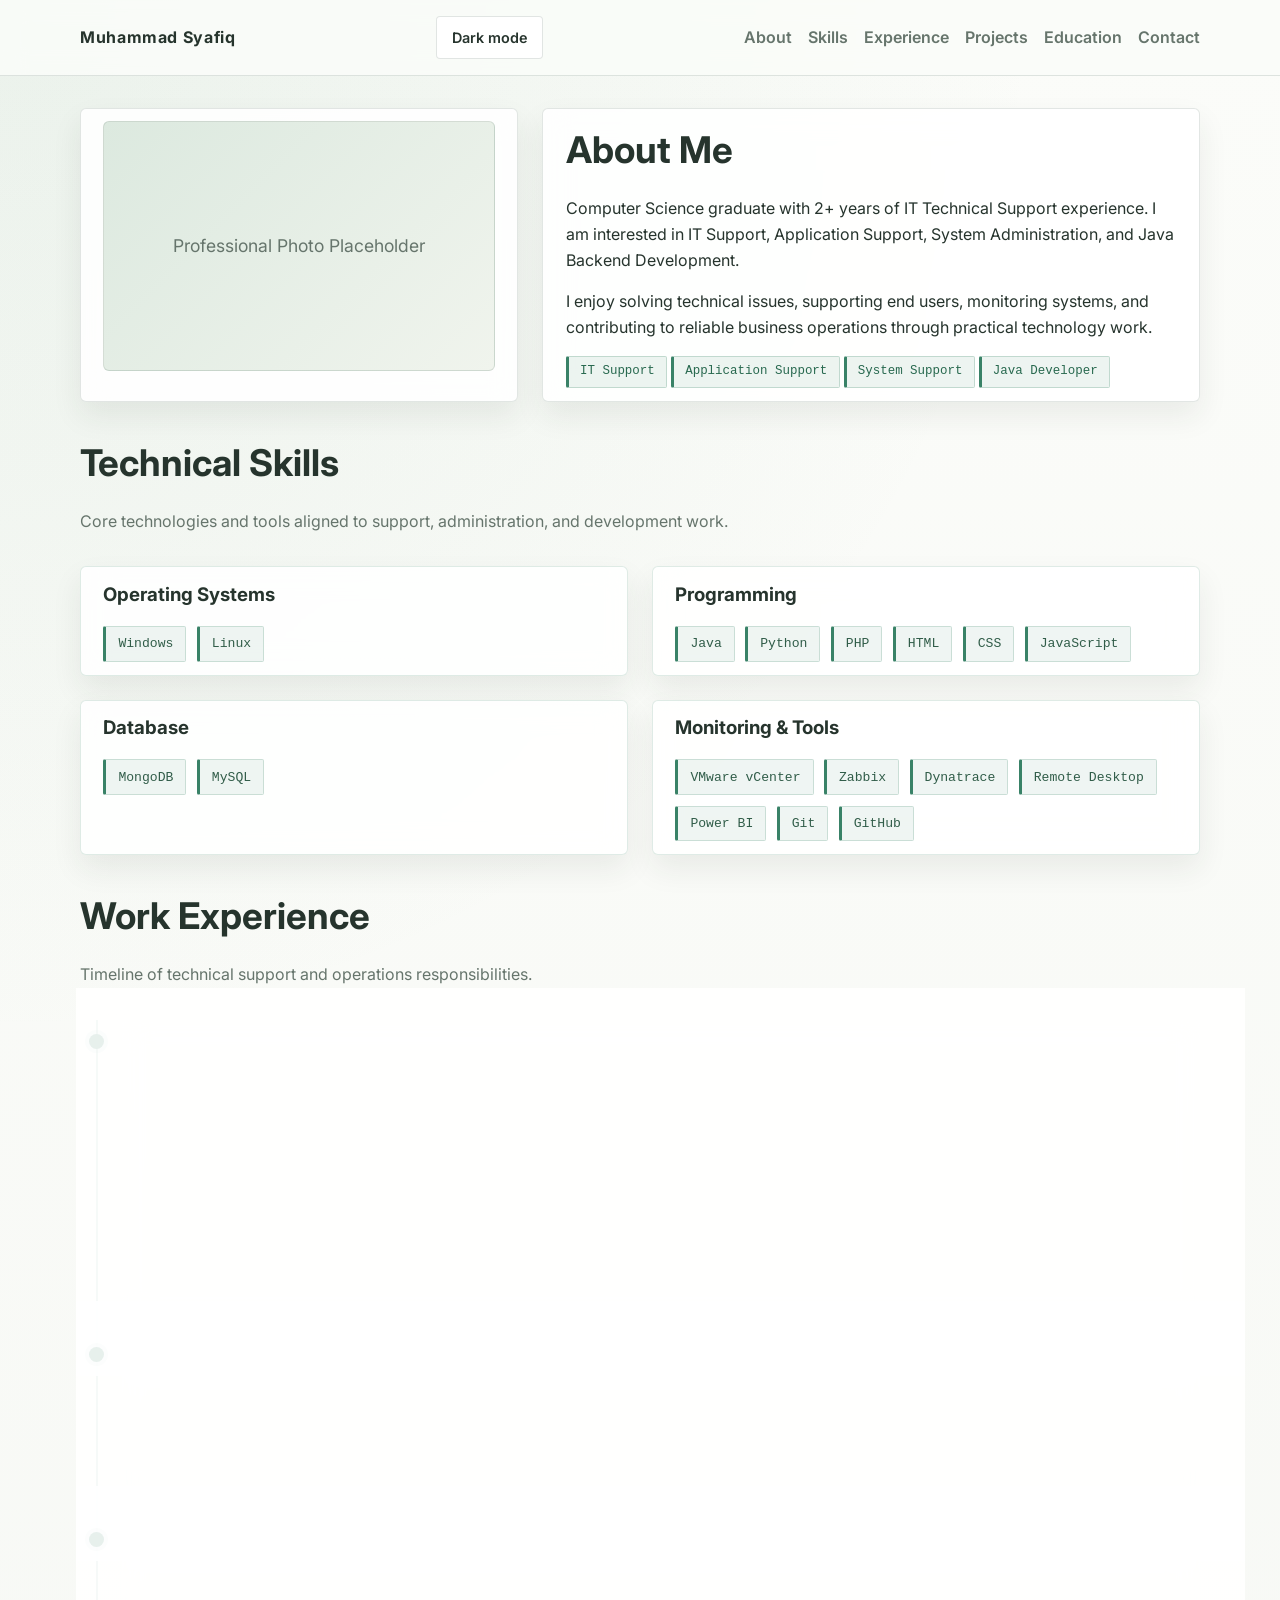
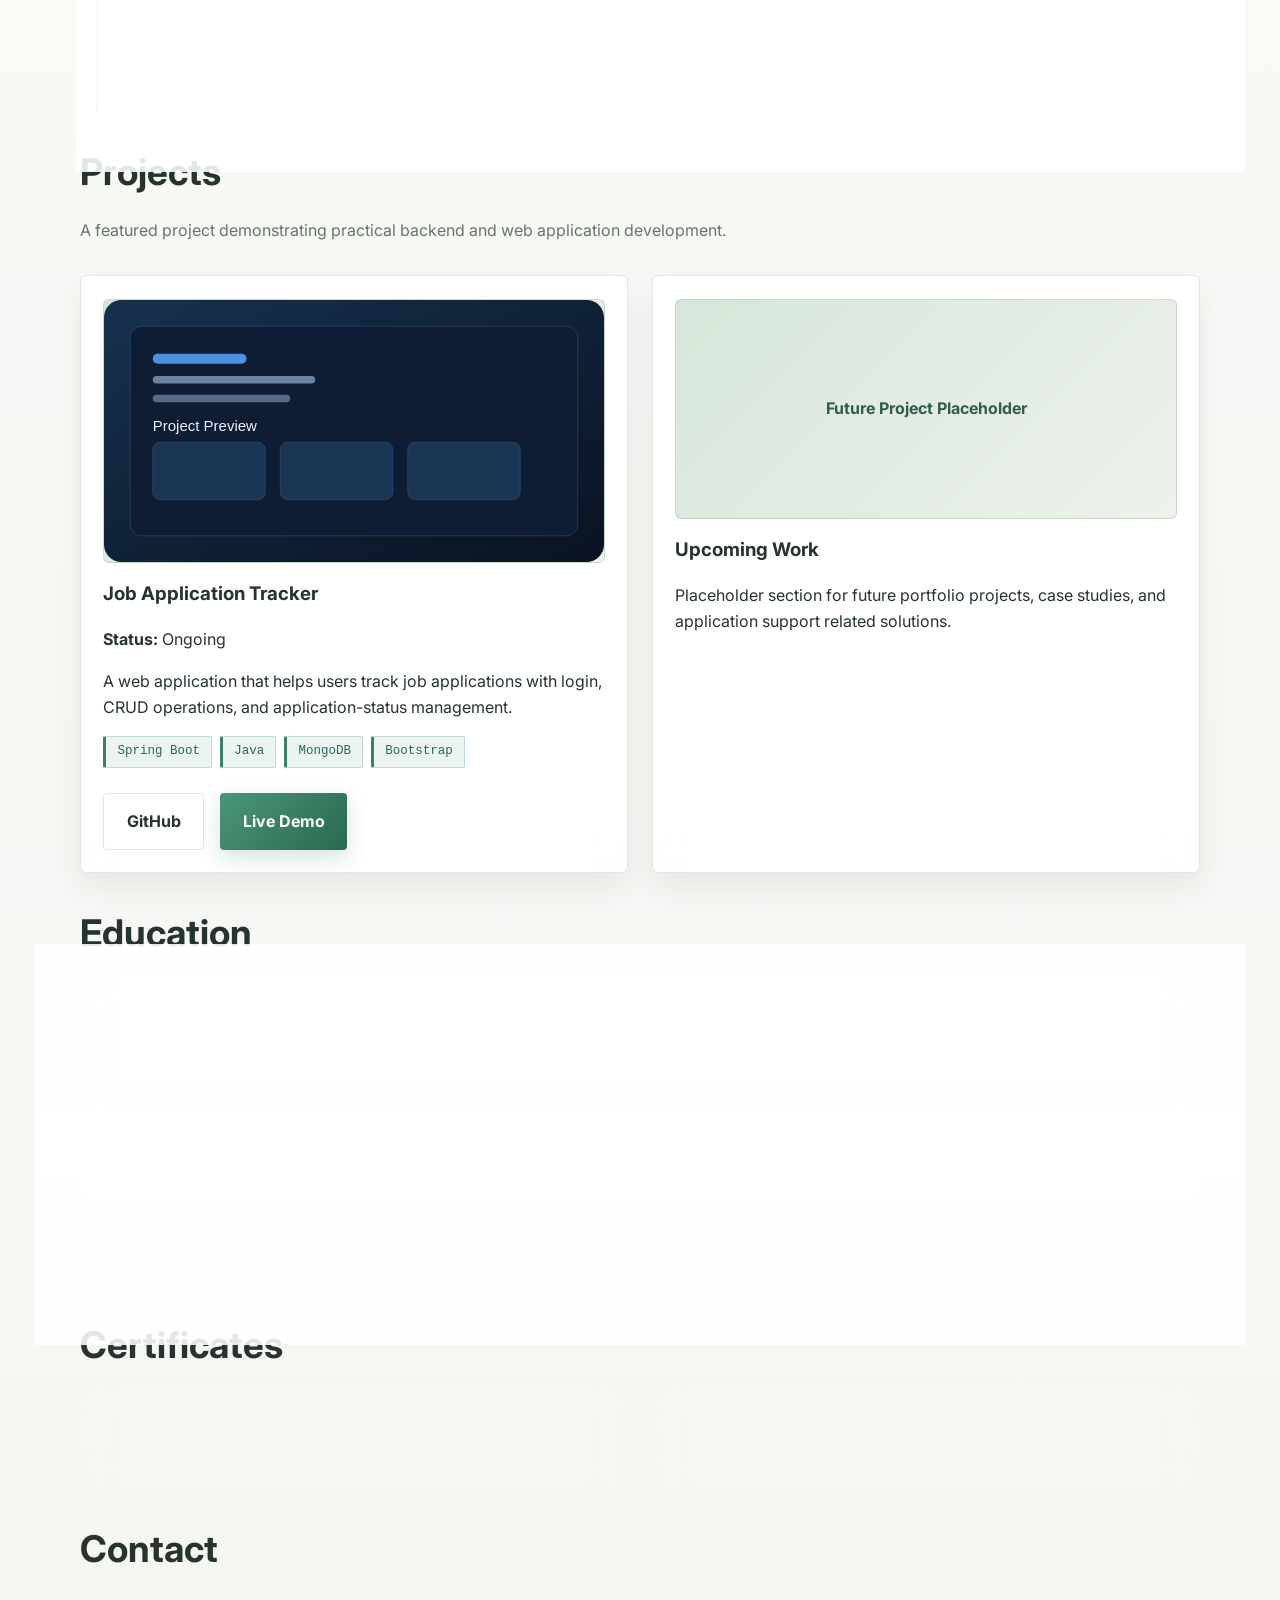
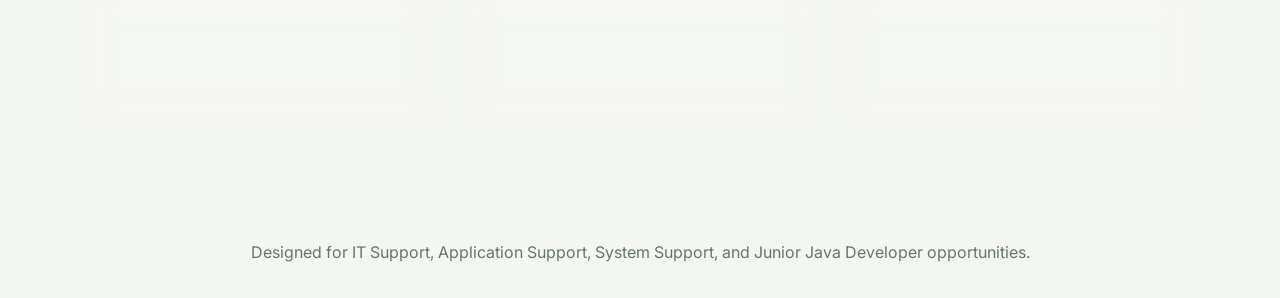
<file: index.html>
<!DOCTYPE html>
<html lang="en">
<head>
    <meta charset="UTF-8">
    <meta name="viewport" content="width=device-width, initial-scale=1.0">
    <meta http-equiv="refresh" content="0; url=myportfolio.html">
    <meta name="description" content="Muhammad Syafiq's IT support and software development portfolio.">
    <title>Muhammad Syafiq | Portfolio</title>
    <link rel="canonical" href="myportfolio.html">
    <script>
        window.location.replace("myportfolio.html");
    </script>
</head>
<body>
    <p>Opening the portfolio… <a href="myportfolio.html">Continue to Muhammad Syafiq's portfolio</a>.</p>
</body>
</html>
</file>
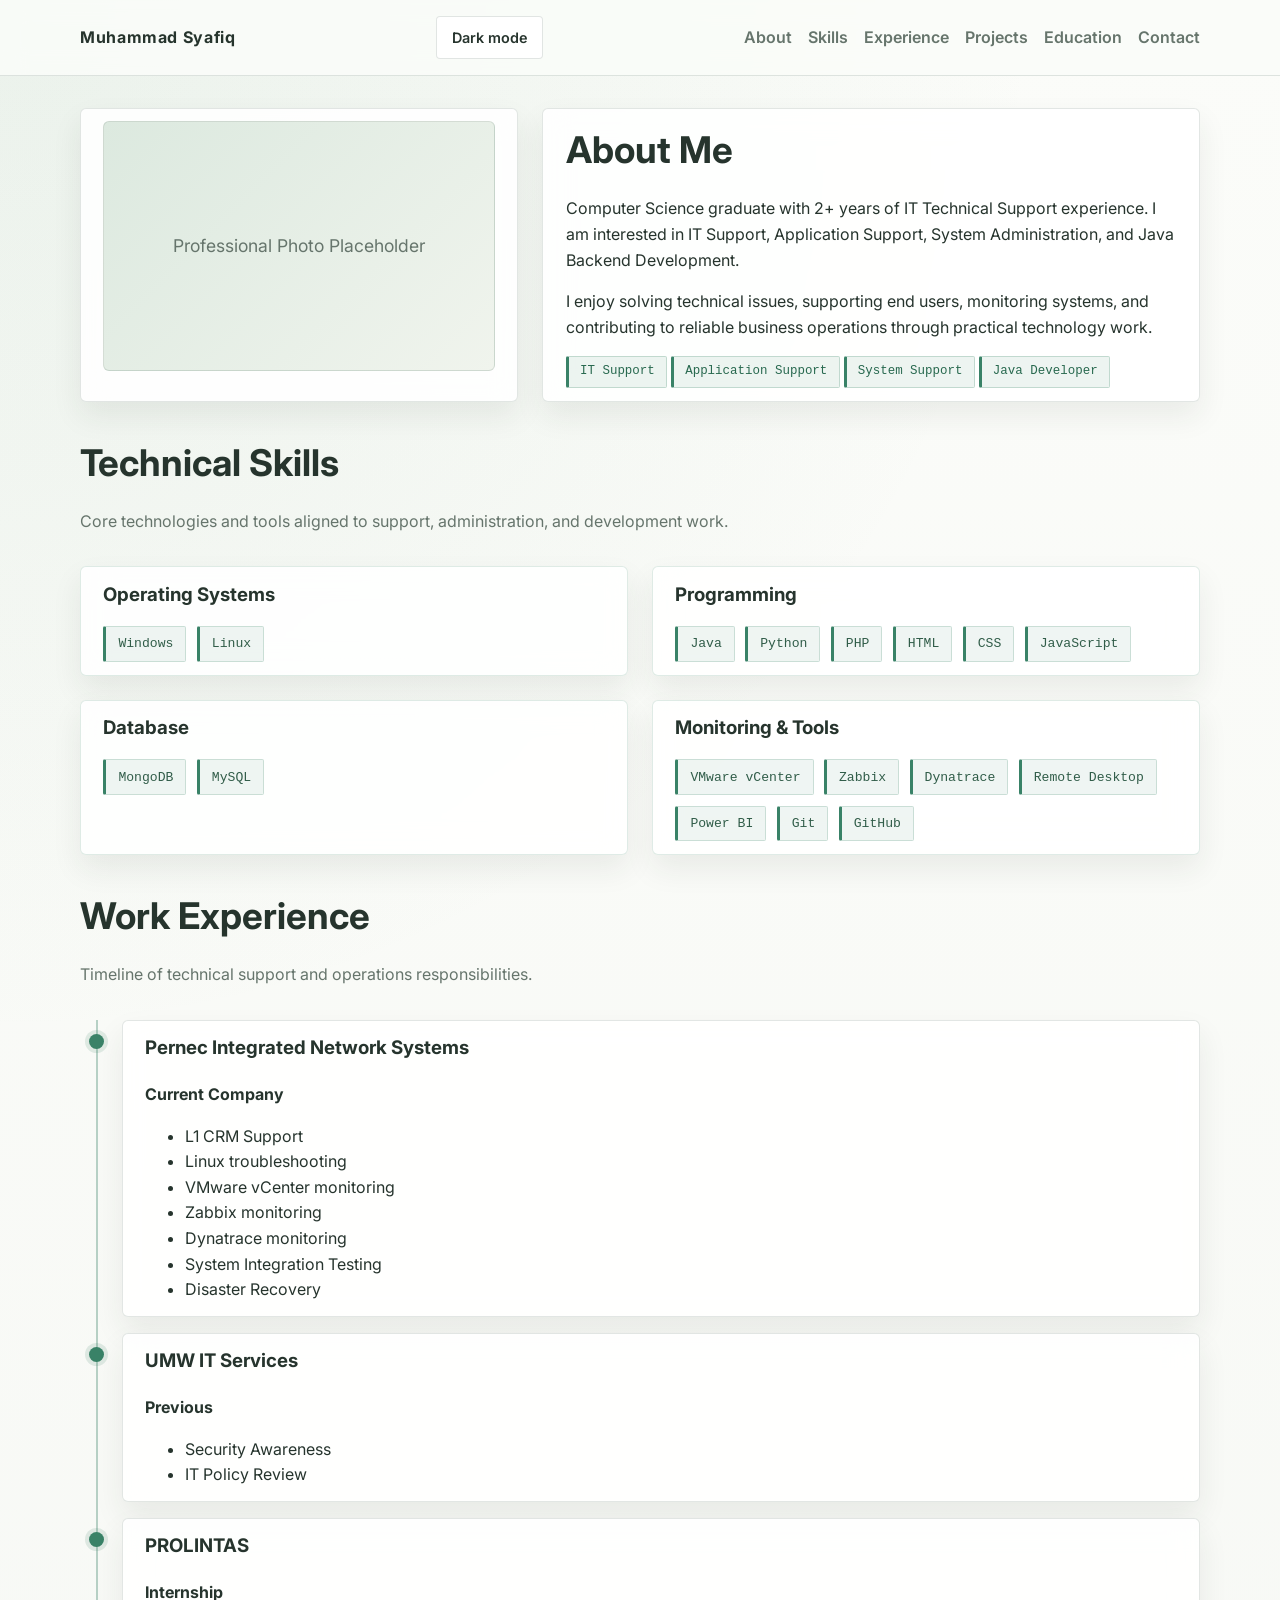
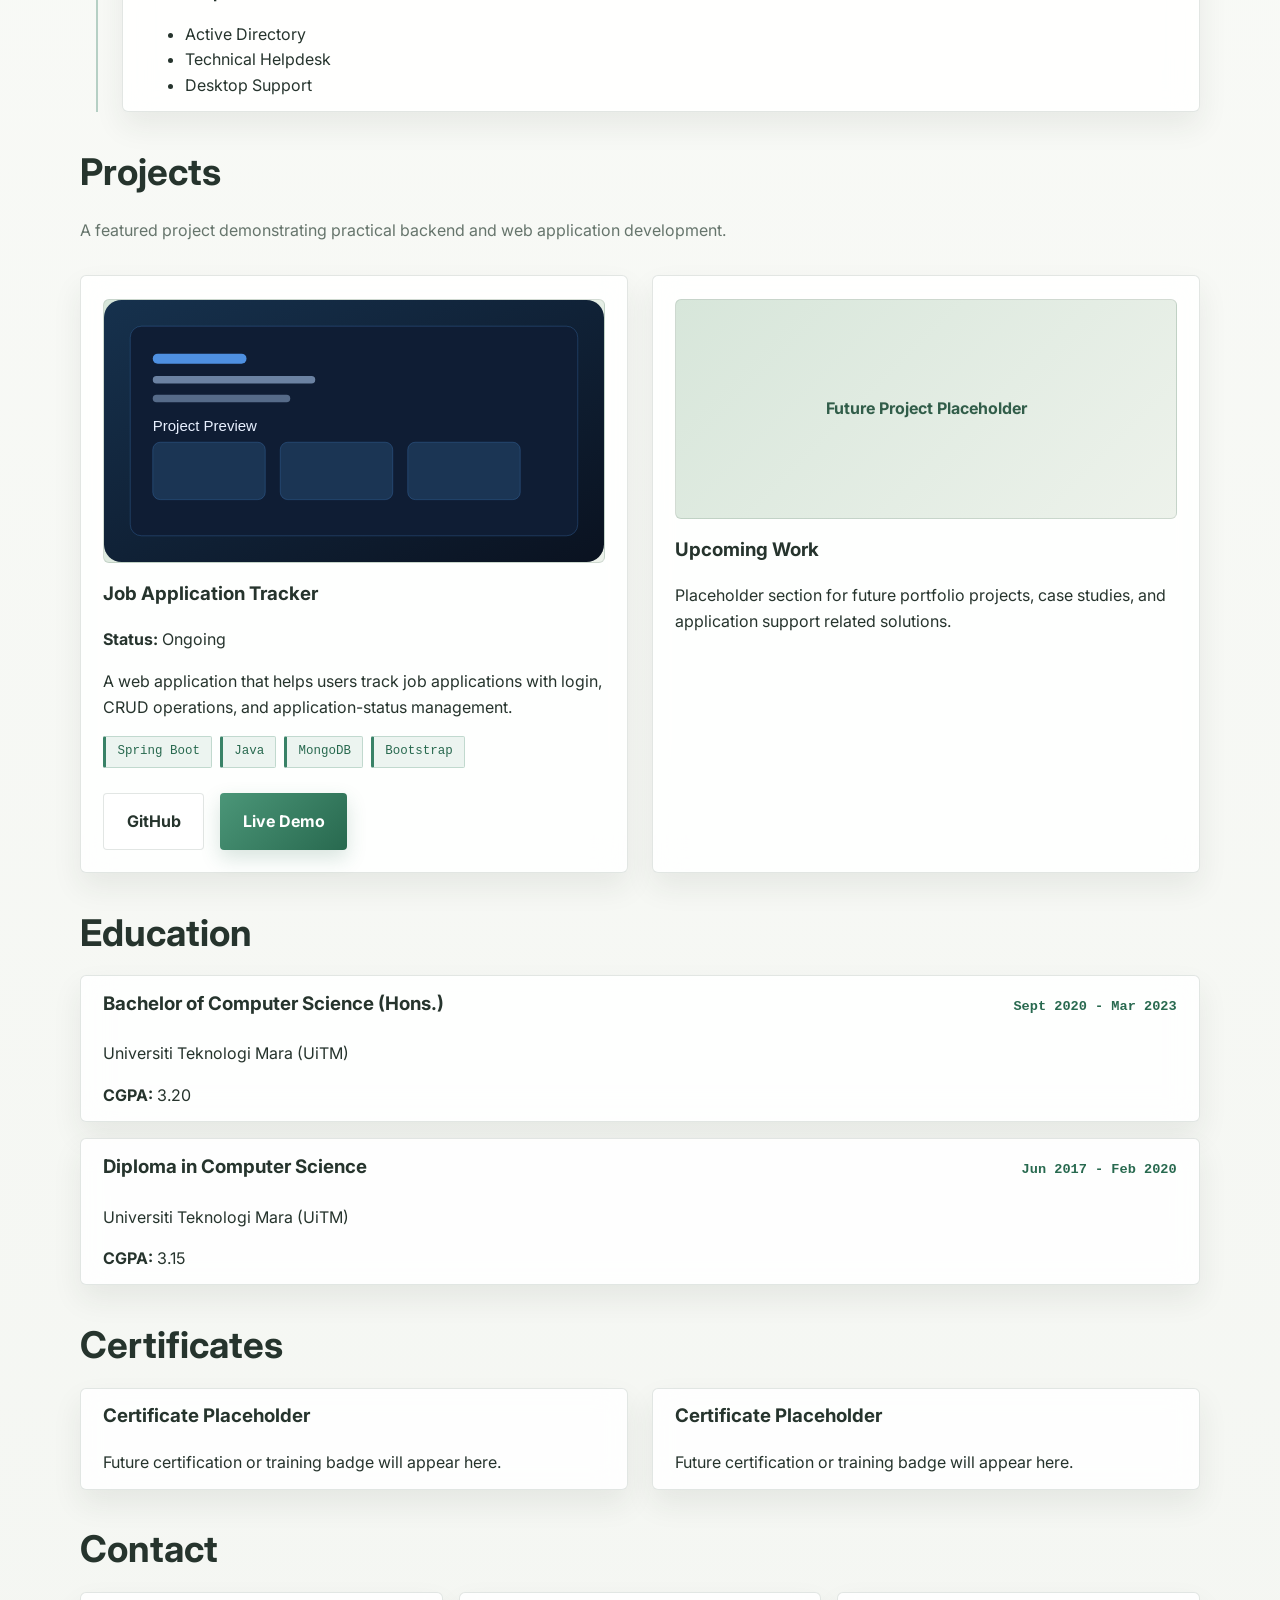
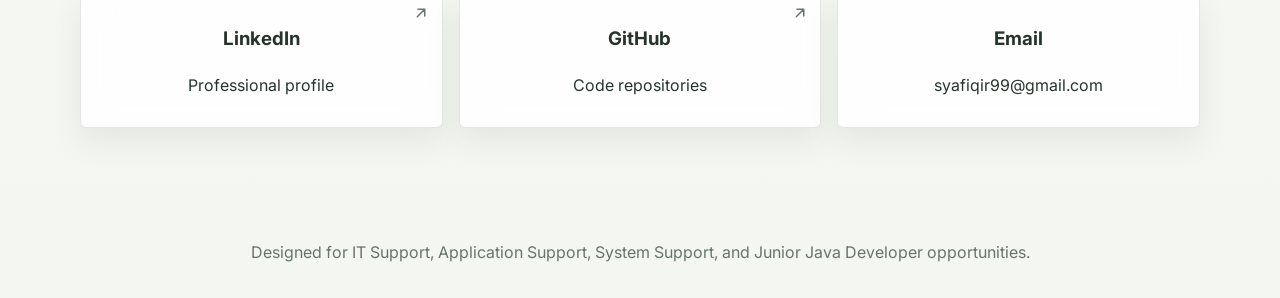
<file: myportfolio.html>
<!DOCTYPE html>
<html lang="en">
<head>
    <meta charset="UTF-8">
    <meta name="viewport" content="width=device-width, initial-scale=1.0">
    <meta name="description" content="Interactive portfolio CV for Muhammad Syafiq focused on IT support, system support, application support, and Java development.">
    <title>Muhammad Syafiq | Interactive CV</title>
    <link rel="preconnect" href="https://fonts.googleapis.com">
    <link rel="preconnect" href="https://fonts.gstatic.com" crossorigin>
    <link href="https://fonts.googleapis.com/css2?family=Inter:wght@400;500;600;700&display=swap" rel="stylesheet">
    <link rel="stylesheet" href="assets/css/style.css">
</head>
<body>
    <header class="site-header">
        <div class="container navbar">
            <a class="brand" href="myportfolio.html">Muhammad Syafiq</a>
            <button class="menu-toggle" aria-label="Toggle navigation">Menu</button>
            <button class="theme-toggle" type="button" aria-pressed="false">Dark mode</button>
            <ul class="nav-links">
                <li><a href="#about">About</a></li>
                <li><a href="#skills">Skills</a></li>
                <li><a href="#experience">Experience</a></li>
                <li><a href="#projects">Projects</a></li>
                <li><a href="#education">Education</a></li>
                <li><a href="#contact">Contact</a></li>
            </ul>
        </div>
    </header>

    <main class="page-layout">
        <section class="container">
            <div class="profile-intro">
                <article class="glass-card profile-card reveal">
                    <div class="profile-placeholder">Professional Photo Placeholder</div>
                </article>

                <article class="glass-card info-card reveal" id="about">
                    <h2 class="section-title">About Me</h2>
                    <p>
                        Computer Science graduate with 2+ years of IT Technical Support experience. I am interested in
                        IT Support, Application Support, System Administration, and Java Backend Development.
                    </p>
                    <p>
                        I enjoy solving technical issues, supporting end users, monitoring systems, and contributing to
                        reliable business operations through practical technology work.
                    </p>
                    <div class="badge-row">
                        <span class="badge">IT Support</span>
                        <span class="badge">Application Support</span>
                        <span class="badge">System Support</span>
                        <span class="badge">Java Developer</span>
                    </div>
                </article>
            </div>
        </section>

        <section id="skills" class="container reveal">
            <h2 class="section-title">Technical Skills</h2>
            <p class="section-subtitle">Core technologies and tools aligned to support, administration, and development work.</p>
            <div class="skills-grid">
                <article class="glass-card skill-card">
                    <h3>Operating Systems</h3>
                    <div class="skill-chip-list">
                        <span class="skill-chip">Windows</span>
                        <span class="skill-chip">Linux</span>
                    </div>
                </article>

                <article class="glass-card skill-card">
                    <h3>Programming</h3>
                    <div class="skill-chip-list">
                        <span class="skill-chip">Java</span>
                        <span class="skill-chip">Python</span>
                        <span class="skill-chip">PHP</span>
                        <span class="skill-chip">HTML</span>
                        <span class="skill-chip">CSS</span>
                        <span class="skill-chip">JavaScript</span>
                    </div>
                </article>

                <article class="glass-card skill-card">
                    <h3>Database</h3>
                    <div class="skill-chip-list">
                        <span class="skill-chip">MongoDB</span>
                        <span class="skill-chip">MySQL</span>
                    </div>
                </article>

                <article class="glass-card skill-card">
                    <h3>Monitoring & Tools</h3>
                    <div class="skill-chip-list">
                        <span class="skill-chip">VMware vCenter</span>
                        <span class="skill-chip">Zabbix</span>
                        <span class="skill-chip">Dynatrace</span>
                        <span class="skill-chip">Remote Desktop</span>
                        <span class="skill-chip">Power BI</span>
                        <span class="skill-chip">Git</span>
                        <span class="skill-chip">GitHub</span>
                    </div>
                </article>
            </div>
        </section>

        <section id="experience" class="container reveal">
            <h2 class="section-title">Work Experience</h2>
            <p class="section-subtitle">Timeline of technical support and operations responsibilities.</p>
            <div class="timeline">
                <article class="timeline-item">
                    <div class="glass-card timeline-card">
                        <h3>Pernec Integrated Network Systems</h3>
                        <p><strong>Current Company</strong></p>
                        <ul>
                            <li>L1 CRM Support</li>
                            <li>Linux troubleshooting</li>
                            <li>VMware vCenter monitoring</li>
                            <li>Zabbix monitoring</li>
                            <li>Dynatrace monitoring</li>
                            <li>System Integration Testing</li>
                            <li>Disaster Recovery</li>
                        </ul>
                    </div>
                </article>

                <article class="timeline-item">
                    <div class="glass-card timeline-card">
                        <h3>UMW IT Services</h3>
                        <p><strong>Previous</strong></p>
                        <ul>
                            <li>Security Awareness</li>
                            <li>IT Policy Review</li>
                        </ul>
                    </div>
                </article>

                <article class="timeline-item">
                    <div class="glass-card timeline-card">
                        <h3>PROLINTAS</h3>
                        <p><strong>Internship</strong></p>
                        <ul>
                            <li>Active Directory</li>
                            <li>Technical Helpdesk</li>
                            <li>Desktop Support</li>
                        </ul>
                    </div>
                </article>
            </div>
        </section>

        <section id="projects" class="container reveal">
            <h2 class="section-title">Projects</h2>
            <p class="section-subtitle">A featured project demonstrating practical backend and web application development.</p>
            <div class="project-grid">
                <article class="glass-card project-card">
                    <div class="project-preview">
                        <img src="assets/images/project-placeholder.svg" alt="Job Application Tracker project preview placeholder" />
                    </div>
                    <h3>Job Application Tracker</h3>
                    <p><strong>Status:</strong> Ongoing</p>
                    <p>
                        A web application that helps users track job applications with login, CRUD operations, and
                        application-status management.
                    </p>
                    <div class="project-tags">
                        <span class="tag">Spring Boot</span>
                        <span class="tag">Java</span>
                        <span class="tag">MongoDB</span>
                        <span class="tag">Bootstrap</span>
                    </div>
                    <div class="cta-row">
                        <a class="btn btn-secondary" href="#">GitHub</a>
                        <a class="btn btn-primary" href="#">Live Demo</a>
                    </div>
                </article>

                <article class="glass-card project-card">
                    <div class="project-preview">Future Project Placeholder</div>
                    <h3>Upcoming Work</h3>
                    <p>
                        Placeholder section for future portfolio projects, case studies, and application support related
                        solutions.
                    </p>
                </article>
            </div>
        </section>

        <section id="education" class="container reveal">
            <h2 class="section-title">Education</h2>
            <div class="education-list">
                <article class="glass-card info-card">
                    <div class="education-head">
                        <h3>Bachelor of Computer Science (Hons.)</h3>
                        <span class="education-date">Sept 2020 - Mar 2023</span>
                    </div>
                    <p>Universiti Teknologi Mara (UiTM)</p>
                    <p><strong>CGPA:</strong> 3.20</p>
                </article>
                <article class="glass-card info-card">
                    <div class="education-head">
                        <h3>Diploma in Computer Science</h3>
                        <span class="education-date">Jun 2017 - Feb 2020</span>
                    </div>
                    <p>Universiti Teknologi Mara (UiTM)</p>
                    <p><strong>CGPA:</strong> 3.15</p>
                </article>
            </div>
        </section>

        <section id="certificates" class="container reveal">
            <h2 class="section-title">Certificates</h2>
            <div class="cert-grid">
                <article class="glass-card cert-card">
                    <h3>Certificate Placeholder</h3>
                    <p>Future certification or training badge will appear here.</p>
                </article>
                <article class="glass-card cert-card">
                    <h3>Certificate Placeholder</h3>
                    <p>Future certification or training badge will appear here.</p>
                </article>
            </div>
        </section>

        <section id="contact" class="container reveal">
            <h2 class="section-title">Contact</h2>
            <div class="contact-grid">
                <a class="glass-card contact-card" href="https://www.linkedin.com/in/muhammad-syafiq-ismail-reduan" target="_blank" rel="noreferrer" aria-label="LinkedIn (opens in a new tab)">
                    <svg class="external-icon" viewBox="0 0 24 24" aria-hidden="true"><path d="M7 17 17 7M8 7h9v9" /></svg>
                    <h3>LinkedIn</h3>
                    <p>Professional profile</p>
                </a>
                <a class="glass-card contact-card" href="https://github.com/Syafiq-learning" target="_blank" rel="noreferrer" aria-label="GitHub (opens in a new tab)">
                    <svg class="external-icon" viewBox="0 0 24 24" aria-hidden="true"><path d="M7 17 17 7M8 7h9v9" /></svg>
                    <h3>GitHub</h3>
                    <p>Code repositories</p>
                </a>
                <a class="glass-card contact-card" href="mailto:syafiqir99@gmail.com">
                    <h3>Email</h3>
                    <p>syafiqir99@gmail.com</p>
                </a>
            </div>
        </section>
    </main>

    <footer class="container footer-note">
        <p>Designed for IT Support, Application Support, System Support, and Junior Java Developer opportunities.</p>
    </footer>

    <script src="assets/js/script.js"></script>
</body>
</html>
</file>
<file: assets/css/style.css>
/* ==============================================================
   Theme and layout foundation
============================================================== */
:root {
    --bg: #f4f6f2;
    --bg-soft: #e9eee8;
    --card: rgba(255, 255, 255, 0.88);
    --card-strong: #ffffff;
    --text: #26342d;
    --muted: #66756c;
    --primary: #398267;
    --primary-strong: #28694f;
    --border: rgba(51, 81, 65, 0.14);
    --shadow: 0 14px 30px rgba(34, 54, 42, 0.08);
    --radius: 6px;
}

* {
    box-sizing: border-box;
}

html {
    scroll-behavior: smooth;
}

body {
    margin: 0;
    font-family: "Inter", "Segoe UI", Tahoma, Geneva, Verdana, sans-serif;
    background:
        radial-gradient(circle at top left, rgba(91, 151, 112, 0.1), transparent 28%),
        linear-gradient(180deg, #fbfcf9 0%, var(--bg) 100%);
    color: var(--text);
    line-height: 1.6;
}

img {
    max-width: 100%;
    display: block;
}

a {
    color: inherit;
    text-decoration: none;
}

.container {
    width: min(1120px, calc(100% - 2rem));
    margin: 0 auto;
}

/* ==============================================================
   Shared reusable components
============================================================== */
.glass-card {
    background: var(--card);
    border: 1px solid var(--border);
    border-radius: var(--radius);
    box-shadow: var(--shadow);
    backdrop-filter: blur(14px);
    -webkit-backdrop-filter: blur(14px);
}

.section-title {
    font-size: clamp(1.7rem, 3vw, 2.3rem);
    margin-bottom: 0.8rem;
    color: var(--text);
}

.section-subtitle {
    color: var(--muted);
    margin-bottom: 2rem;
}

/* ==============================================================
   Landing page styling
============================================================== */
.site-header {
    position: sticky;
    top: 0;
    z-index: 50;
    background: rgba(250, 252, 249, 0.9);
    backdrop-filter: blur(12px);
    border-bottom: 1px solid var(--border);
}

.navbar {
    display: flex;
    align-items: center;
    justify-content: space-between;
    gap: 1rem;
    padding: 1rem 0;
}

.brand {
    font-weight: 700;
    letter-spacing: 0.04em;
}

.nav-links {
    display: flex;
    gap: 1rem;
    list-style: none;
    margin: 0;
    padding: 0;
}

.nav-links a {
    color: var(--muted);
    font-weight: 600;
    transition: color 0.2s ease;
}

.nav-links a:hover,
.nav-links a:focus-visible {
    color: var(--primary);
}

.menu-toggle {
    display: none;
    background: transparent;
    border: 1px solid var(--border);
    color: var(--text);
    border-radius: 4px;
    padding: 0.45rem 0.7rem;
}

.theme-toggle {
    flex-shrink: 0;
    border: 1px solid var(--border);
    border-radius: 4px;
    padding: 0.55rem 0.9rem;
    background: var(--card);
    color: var(--text);
    font: inherit;
    font-size: 0.9rem;
    font-weight: 600;
    cursor: pointer;
}

.theme-toggle:hover,
.theme-toggle:focus-visible {
    border-color: var(--primary);
    outline: none;
}

.hero {
    position: relative;
    overflow: hidden;
    padding: 5rem 0 4rem;
}

.hero-grid {
    display: grid;
    grid-template-columns: 1.2fr 0.8fr;
    gap: 2rem;
    align-items: center;
}

.hero-copy h1 {
    font-size: clamp(2.4rem, 6vw, 4.1rem);
    line-height: 1.05;
    margin: 0 0 1rem;
}

.hero-copy p {
    color: var(--muted);
    max-width: 700px;
    font-size: 1.08rem;
}

.cta-row {
    display: flex;
    flex-wrap: wrap;
    gap: 1rem;
    margin-top: 1.6rem;
}

.btn {
    display: inline-flex;
    align-items: center;
    justify-content: center;
    padding: 0.9rem 1.4rem;
    border-radius: 4px;
    font-weight: 700;
    transition: transform 0.2s ease, box-shadow 0.2s ease, background 0.2s ease;
}

.btn-primary {
    background: linear-gradient(135deg, #4b9678, var(--primary-strong));
    color: #ffffff;
    box-shadow: 0 8px 20px rgba(40, 105, 79, 0.18);
}

.btn-secondary {
    border: 1px solid var(--border);
    color: var(--text);
    background: rgba(255, 255, 255, 0.72);
}

.btn:hover,
.btn:focus-visible {
    transform: translateY(-2px);
}

.hero-card {
    padding: 1.4rem;
}

.hero-card .badge-row,
.project-tags,
.cert-badges {
    display: flex;
    flex-wrap: wrap;
    gap: 0.5rem;
}

.badge,
.tag,
.cert-tag {
    display: inline-block;
    border: 1px solid rgba(57, 130, 103, 0.24);
    border-left: 3px solid var(--primary);
    background: rgba(57, 130, 103, 0.09);
    color: #28694f;
    border-radius: 2px;
    padding: 0.3rem 0.7rem;
    font-family: "JetBrains Mono", "Cascadia Code", Consolas, monospace;
    font-size: 0.78rem;
}

.hero-visual {
    height: 330px;
    border-radius: 6px;
    background:
        linear-gradient(160deg, rgba(91, 151, 112, 0.2), rgba(233, 238, 232, 0.72)),
        rgba(255, 255, 255, 0.68);
    border: 1px solid var(--border);
    position: relative;
    overflow: hidden;
}

.hero-visual::before,
.hero-visual::after {
    content: "";
    position: absolute;
    border-radius: 50%;
    background: rgba(57, 130, 103, 0.1);
    animation: float 10s ease-in-out infinite;
}

.hero-visual::before {
    width: 180px;
    height: 180px;
    top: 30px;
    right: 30px;
}

.hero-visual::after {
    width: 120px;
    height: 120px;
    left: 20px;
    bottom: 20px;
    animation-delay: -3s;
}

.contact-list {
    display: flex;
    gap: 0.8rem;
    flex-wrap: wrap;
    margin-top: 1.2rem;
}

.contact-link {
    padding: 0.7rem 1rem;
    border-radius: 4px;
    background: rgba(255, 255, 255, 0.7);
    border: 1px solid var(--border);
    color: var(--text);
}

/* Portfolio page */
.page-layout {
    padding: 2rem 0 4rem;
}

.profile-intro {
    display: grid;
    grid-template-columns: 0.8fr 1.2fr;
    gap: 1.5rem;
    align-items: stretch;
    margin-bottom: 2rem;
}

.profile-card,
.info-card,
.timeline-card,
.cert-card,
.skill-card {
    padding: 0.8rem 1.4rem;
}

.project-card {
    padding: 1.4rem;
}

.profile-card > :last-child,
.info-card > :last-child,
.timeline-card > :last-child,
.cert-card > :last-child,
.skill-card > :last-child {
    margin-bottom: 0;
}

.profile-card {
    min-height: 100%;
}

.profile-placeholder {
    width: 100%;
    min-height: 250px;
    border-radius: 6px;
    background: linear-gradient(135deg, #dce9df, #f0f4ed);
    border: 1px solid var(--border);
    display: grid;
    place-items: center;
    color: var(--muted);
    font-size: 1.1rem;
}

.two-column {
    display: grid;
    grid-template-columns: repeat(2, minmax(0, 1fr));
    gap: 1.5rem;
    margin-bottom: 2rem;
}

.skills-grid {
    display: grid;
    grid-template-columns: repeat(2, minmax(0, 1fr));
    gap: 1.5rem;
    margin-bottom: 2rem;
}

.skill-card {
    border: 1px solid rgba(57, 130, 103, 0.16);
}

.skill-card h3 {
    margin-top: 0;
    margin-bottom: 1rem;
}

.skill-chip-list {
    display: flex;
    flex-wrap: wrap;
    gap: 0.65rem;
}

.skill-chip {
    display: inline-flex;
    align-items: center;
    padding: 0.4rem 0.75rem;
    border-radius: 2px;
    background: rgba(57, 130, 103, 0.08);
    border: 1px solid rgba(57, 130, 103, 0.2);
    border-left: 3px solid var(--primary);
    color: #315d49;
    font-family: "JetBrains Mono", "Cascadia Code", Consolas, monospace;
    font-size: 0.82rem;
    font-weight: 500;
}

.skill-row {
    display: grid;
    gap: 0.4rem;
}

.skill-meta {
    display: flex;
    justify-content: space-between;
    gap: 1rem;
    color: var(--muted);
    font-size: 0.92rem;
}

.plain-list {
    margin: 0;
    padding-left: 1.2rem;
    color: var(--muted);
}

.plain-list li + li {
    margin-top: 0.45rem;
}

.timeline {
    position: relative;
    display: grid;
    gap: 1rem;
}

.timeline::before {
    content: "";
    position: absolute;
    left: 16px;
    top: 0;
    bottom: 0;
    width: 2px;
    background: rgba(57, 130, 103, 0.35);
}

.timeline-item {
    position: relative;
    padding-left: 2.6rem;
}

.timeline-item::before {
    content: "";
    position: absolute;
    left: 9px;
    top: 0.9rem;
    width: 15px;
    height: 15px;
    border-radius: 50%;
    background: var(--primary);
    box-shadow: 0 0 0 4px rgba(57, 130, 103, 0.14);
}

.timeline-card h3,
.project-card h3,
.cert-card h3,
.profile-card h2,
.skill-card h2,
.info-card h2 {
    margin-top: 0;
}

.project-grid,
.cert-grid {
    display: grid;
    grid-template-columns: repeat(2, minmax(0, 1fr));
    gap: 1.5rem;
}

.project-preview {
    min-height: 220px;
    border-radius: 6px;
    background:
        linear-gradient(135deg, #d7e6da, #edf2eb),
        rgba(255, 255, 255, 0.7);
    border: 1px solid var(--border);
    display: grid;
    place-items: center;
    margin-bottom: 1rem;
    color: #315d49;
    font-weight: 700;
}

.project-card:hover,
.cert-card:hover,
.timeline-card:hover,
.skill-card:hover,
.profile-card:hover,
.info-card:hover {
    transform: translateY(-4px);
    transition: transform 0.2s ease;
}

.education-list {
    display: grid;
    gap: 1rem;
}

.education-head {
    display: flex;
    flex-wrap: wrap;
    justify-content: space-between;
    align-items: baseline;
    gap: 0.4rem 1rem;
}

.education-head h3 {
    margin: 0 0 0.4rem;
}

.education-date {
    color: var(--primary-strong);
    font-family: "JetBrains Mono", "Cascadia Code", Consolas, monospace;
    font-size: 0.85rem;
    font-weight: 600;
}

:root[data-theme="dark"] .education-date {
    color: var(--primary);
}

.contact-grid {
    display: grid;
    grid-template-columns: repeat(3, minmax(0, 1fr));
    gap: 1rem;
}

.contact-card {
    position: relative;
    text-align: center;
    padding: 0.8rem 1.2rem;
}

.external-icon {
    position: absolute;
    top: 0.7rem;
    right: 0.7rem;
    width: 18px;
    height: 18px;
    fill: none;
    stroke: var(--muted);
    stroke-width: 2;
    stroke-linecap: round;
    stroke-linejoin: round;
    transition: transform 0.2s ease, stroke 0.2s ease;
}

.contact-card:hover .external-icon,
.contact-card:focus-visible .external-icon {
    stroke: var(--primary-strong);
    transform: translate(2px, -2px);
}

.footer-note {
    text-align: center;
    color: var(--muted);
    padding: 2rem 0 1rem;
}

/* Simple static reveal fallback */
.reveal {
    opacity: 1;
    transform: none;
}

/* Responsive layout */
@media (max-width: 860px) {
    .hero-grid,
    .profile-intro,
    .two-column,
    .project-grid,
    .cert-grid,
    .contact-grid {
        grid-template-columns: 1fr;
    }

    .menu-toggle {
        display: inline-flex;
    }

    .nav-links {
        position: absolute;
        top: 72px;
        right: 1rem;
        display: none;
        flex-direction: column;
        width: min(260px, calc(100vw - 2rem));
        padding: 1rem;
        border-radius: 6px;
        background: rgba(250, 252, 249, 0.98);
        border: 1px solid var(--border);
    }

    .nav-links.open {
        display: flex;
    }
}

    :root[data-theme="dark"] {
        --bg: #29362f;
        --bg-soft: #34443a;
        --card: rgba(56, 70, 61, 0.94);
        --card-strong: #38463d;
        --text: #eef3ee;
        --muted: #c2cec4;
        --primary: #8fc5a5;
        --primary-strong: #6ca985;
        --border: rgba(225, 239, 228, 0.14);
        --shadow: 0 14px 30px rgba(14, 24, 17, 0.18);
    }

    :root[data-theme="dark"] body {
        background:
            radial-gradient(circle at top left, rgba(114, 166, 127, 0.12), transparent 28%),
            linear-gradient(180deg, #35443a 0%, var(--bg) 100%);
    }

    :root[data-theme="dark"] .site-header {
        background: rgba(41, 54, 47, 0.92);
    }

    :root[data-theme="dark"] .btn-primary {
        color: #1d3024;
    }

    :root[data-theme="dark"] .badge,
    :root[data-theme="dark"] .tag,
    :root[data-theme="dark"] .cert-tag {
        border-color: rgba(143, 197, 165, 0.32);
        background: rgba(143, 197, 165, 0.13);
        color: #d5eadb;
    }

    :root[data-theme="dark"] .hero-visual,
    :root[data-theme="dark"] .profile-placeholder,
    :root[data-theme="dark"] .project-preview {
        background:
            linear-gradient(135deg, rgba(143, 197, 165, 0.15), rgba(43, 59, 48, 0.58)),
            var(--bg-soft);
        color: var(--text);
    }

    :root[data-theme="dark"] .contact-link,
    :root[data-theme="dark"] .btn-secondary {
        background: rgba(255, 255, 255, 0.04);
    }

    :root[data-theme="dark"] .skill-chip {
        background: rgba(143, 197, 165, 0.12);
        border-color: rgba(143, 197, 165, 0.28);
        color: #d5eadb;
    }

    @media (max-width: 860px) {
        :root[data-theme="dark"] .nav-links {
            background: rgba(49, 64, 54, 0.98);
        }
    }

    @keyframes float {
    0%,
    100% {
        transform: translateY(0px);
    }
    50% {
        transform: translateY(-14px);
    }
}
</file>
